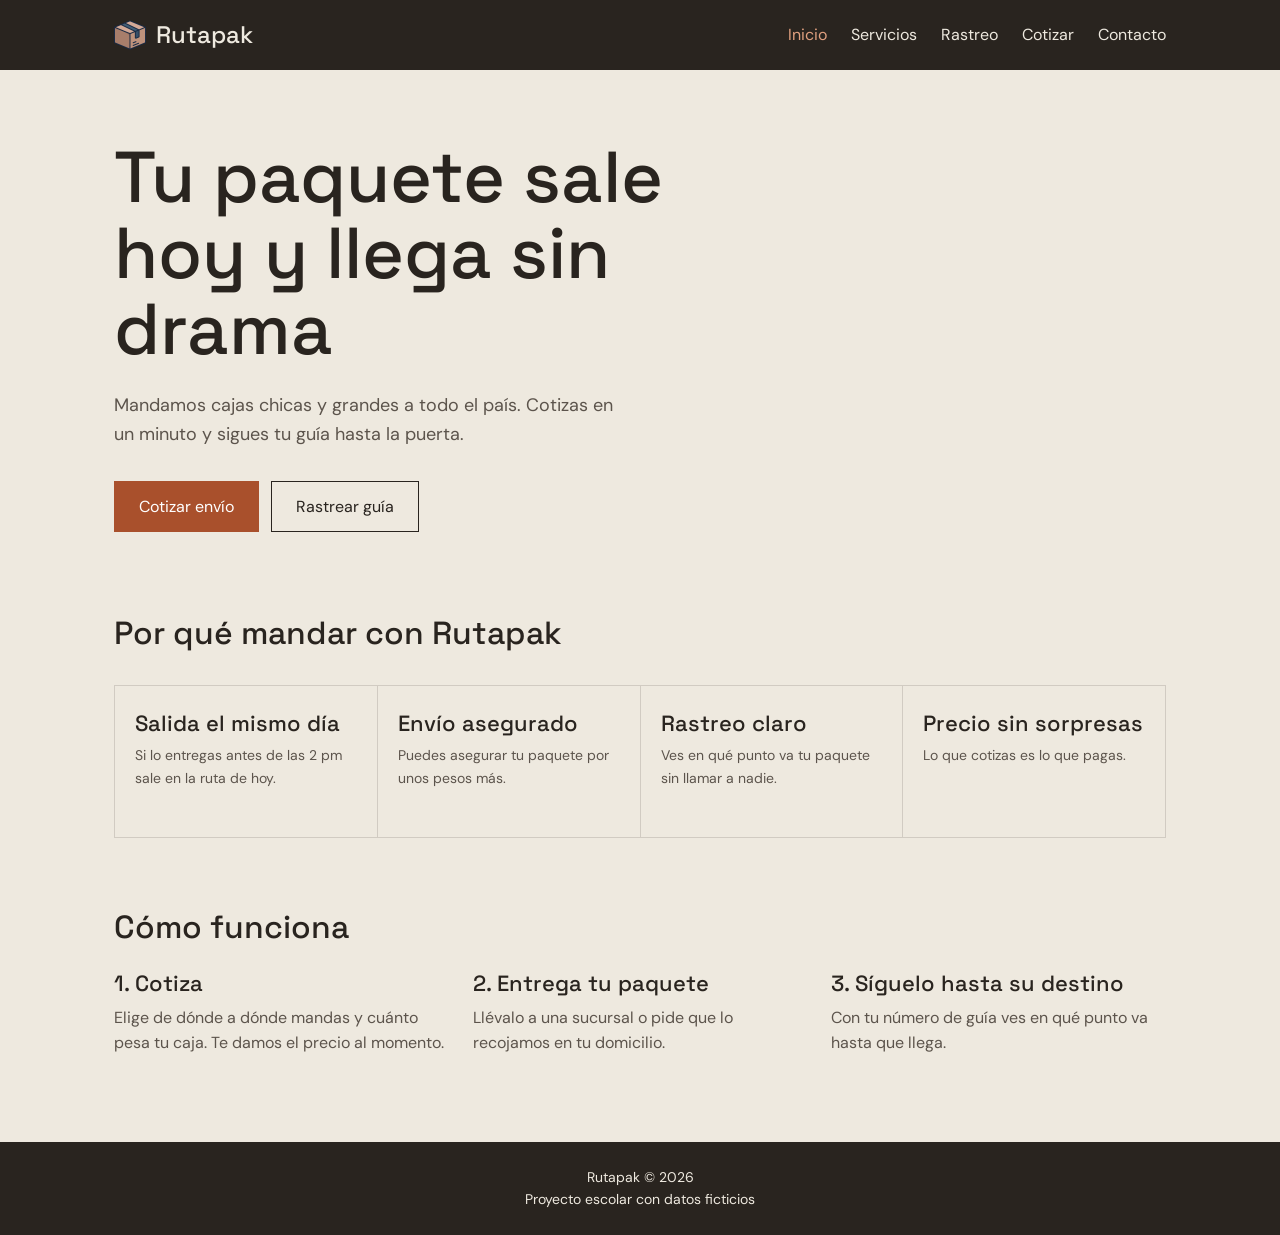
<file: index.html>
<!DOCTYPE html>
<html lang="es">
    <head>
        <title>Inicio | Rutapak</title>
        <meta charset="UTF-8">
        <meta name="viewport" content="width=device-width, initial-scale=1">
        <link href="https://cdn.jsdelivr.net/npm/bootstrap@5.3.3/dist/css/bootstrap.min.css" rel="stylesheet">
        <link href="style.css" rel="stylesheet">
    </head>
    <body>
      <header>
    <nav class="d-flex justify-content-between align-items-center flex-wrap">
      <a href="index.html">
        <img src="img/caja.png" alt="Logo de Rutapak" width="32" height="32">
        Rutapak
      </a>
      <ul class="d-flex flex-wrap">
        <li><a class="activo" href="index.html">Inicio</a></li>
        <li><a href="servicios.html">Servicios</a></li>
        <li><a href="rastreo.html">Rastreo</a></li>
        <li><a href="cotizar.html">Cotizar</a></li> 
        <li><a href="contacto.html">Contacto</a></li>
      </ul>
    </nav>
  </header> 

  <main class="container">
    <section class="hero">
      <div class="row">
        <div class="col-12 col-lg-8">
          <h1>Tu paquete sale hoy y llega sin drama</h1>
          <p>Mandamos cajas chicas y grandes a todo el país. Cotizas en un minuto y sigues tu guía hasta la puerta.</p>
          <div class="d-flex flex-wrap">
            <a class="boton" href="cotizar.html">Cotizar envío</a>
            <a class="boton boton-claro" href="rastreo.html">Rastrear guía</a>
          </div>
        </div>
      </div>
    </section>

    <section class="beneficios">
      <h2>Por qué mandar con Rutapak</h2>
      <div class="row g-0 galeria">
        <article class="tarjeta col-12 col-sm-6 col-lg-3">
          <h3>Salida el mismo día</h3>
          <p>Si lo entregas antes de las 2 pm sale en la ruta de hoy.</p>
        </article>
        <article class="tarjeta col-12 col-sm-6 col-lg-3">
          <h3>Envío asegurado</h3>
          <p>Puedes asegurar tu paquete por unos pesos más.</p>
        </article>
        <article class="tarjeta col-12 col-sm-6 col-lg-3">
          <h3>Rastreo claro</h3>
          <p>Ves en qué punto va tu paquete sin llamar a nadie.</p>
        </article>
        <article class="tarjeta col-12 col-sm-6 col-lg-3">
          <h3>Precio sin sorpresas</h3>
          <p>Lo que cotizas es lo que pagas.</p>
        </article>
      </div>
    </section>
        <section class="como">
      <h2>Cómo funciona</h2>
      <div class="row g-4">
        <div class="col-12 col-md-4">
          <h3>1. Cotiza</h3>
          <p>Elige de dónde a dónde mandas y cuánto pesa tu caja. Te damos el precio al momento.</p>
        </div>
        <div class="col-12 col-md-4">
          <h3>2. Entrega tu paquete</h3>
          <p>Llévalo a una sucursal o pide que lo recojamos en tu domicilio.</p>
        </div>
        <div class="col-12 col-md-4">
          <h3>3. Síguelo hasta su destino</h3>
          <p>Con tu número de guía ves en qué punto va hasta que llega.</p>
        </div>
      </div>
    </section>
  </main>

  <footer>
    <p>Rutapak &copy; 2026</p>
    <p>Proyecto escolar con datos ficticios</p>
  </footer>
    
    </body>
</html>
</file>
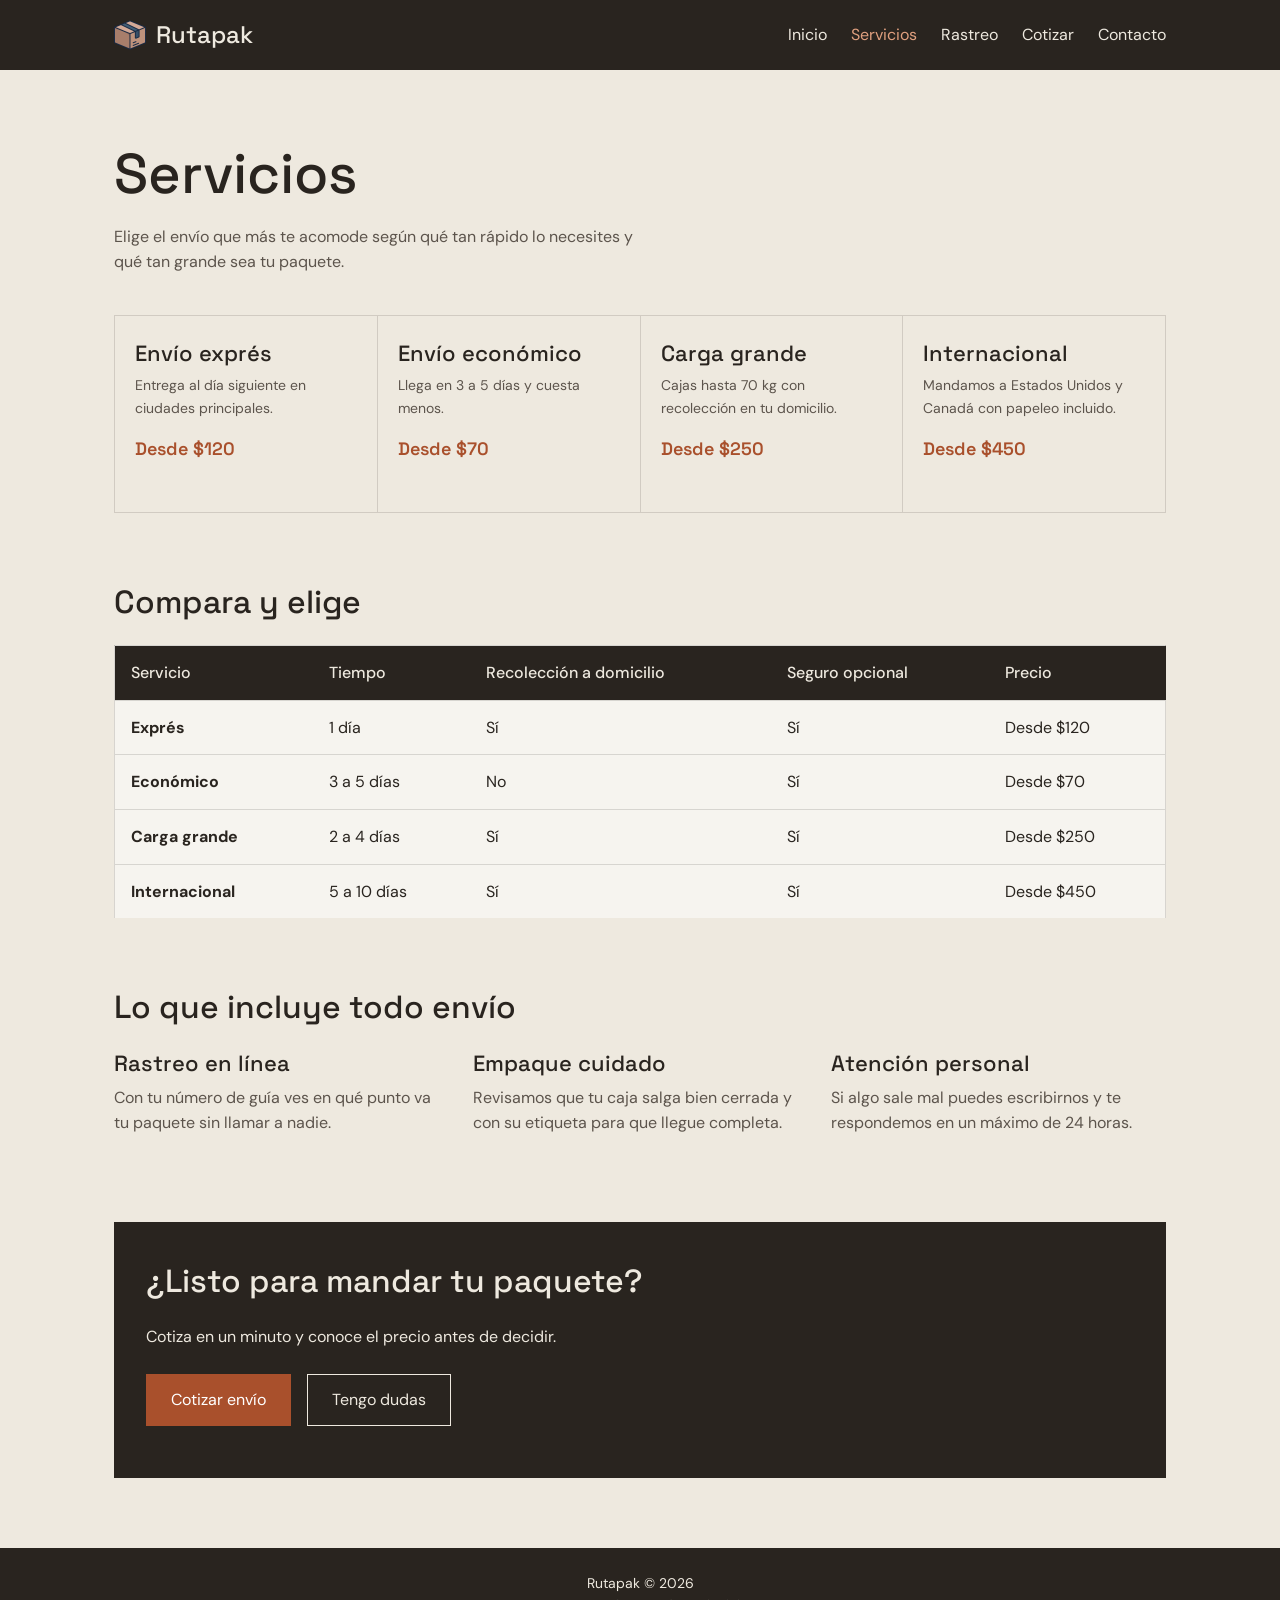
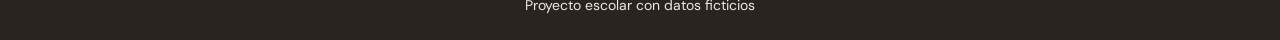
<file: servicios.html>
<!DOCTYPE html>
<html lang="es">
<head>
  <title>Servicios | Rutapak</title>
  <meta charset="UTF-8">
  <meta name="viewport" content="width=device-width, initial-scale=1">
  <link href="https://cdn.jsdelivr.net/npm/bootstrap@5.3.3/dist/css/bootstrap.min.css" rel="stylesheet">
  <link href="style.css" rel="stylesheet">
</head>
<body>
  <header>
    <nav class="d-flex justify-content-between align-items-center flex-wrap">
      <a href="index.html">
        <img src="img/caja.png" alt="Logo de Rutapak" width="32" height="32">
        Rutapak
      </a>
      <ul class="d-flex flex-wrap">
        <li><a href="index.html">Inicio</a></li>
        <li><a class="activo" href="servicios.html">Servicios</a></li>
        <li><a href="rastreo.html">Rastreo</a></li>
        <li><a href="cotizar.html">Cotizar</a></li>
        <li><a href="contacto.html">Contacto</a></li>
      </ul>
    </nav>
  </header>

  <main class="container">
    <section class="pagina">
      <h1>Servicios</h1>
      <p>Elige el envío que más te acomode según qué tan rápido lo necesites y qué tan grande sea tu paquete.</p>
      <div class="row g-0 galeria">
        <article class="tarjeta col-12 col-sm-6 col-lg-3">
          <h3>Envío exprés</h3>
          <p>Entrega al día siguiente en ciudades principales.</p>
          <p class="precio">Desde $120</p>
        </article>
        <article class="tarjeta col-12 col-sm-6 col-lg-3">
          <h3>Envío económico</h3>
          <p>Llega en 3 a 5 días y cuesta menos.</p>
          <p class="precio">Desde $70</p>
        </article>
        <article class="tarjeta col-12 col-sm-6 col-lg-3">
          <h3>Carga grande</h3>
          <p>Cajas hasta 70 kg con recolección en tu domicilio.</p>
          <p class="precio">Desde $250</p>
        </article>
        <article class="tarjeta col-12 col-sm-6 col-lg-3">
          <h3>Internacional</h3>
          <p>Mandamos a Estados Unidos y Canadá con papeleo incluido.</p>
          <p class="precio">Desde $450</p>
        </article>
      </div>
    </section>

    <section class="extra">
      <h2>Compara y elige</h2>
      <div class="table-responsive">
        <table class="comparativa">
          <caption class="visually-hidden">Comparación de los servicios de Rutapak</caption>
          <thead>
            <tr>
              <th scope="col">Servicio</th>
              <th scope="col">Tiempo</th>
              <th scope="col">Recolección a domicilio</th>
              <th scope="col">Seguro opcional</th>
              <th scope="col">Precio</th>
            </tr>
          </thead>
          <tbody>
            <tr>
              <th scope="row">Exprés</th>
              <td>1 día</td>
              <td>Sí</td>
              <td>Sí</td>
              <td>Desde $120</td>
            </tr>
            <tr>
              <th scope="row">Económico</th>
              <td>3 a 5 días</td>
              <td>No</td>
              <td>Sí</td>
              <td>Desde $70</td>
            </tr>
            <tr>
              <th scope="row">Carga grande</th>
              <td>2 a 4 días</td>
              <td>Sí</td>
              <td>Sí</td>
              <td>Desde $250</td>
            </tr>
            <tr>
              <th scope="row">Internacional</th>
              <td>5 a 10 días</td>
              <td>Sí</td>
              <td>Sí</td>
              <td>Desde $450</td>
            </tr>
          </tbody>
        </table>
      </div>
    </section>

    <section class="extra">
      <h2>Lo que incluye todo envío</h2>
      <div class="row g-4">
        <div class="col-12 col-md-4">
          <h3>Rastreo en línea</h3>
          <p>Con tu número de guía ves en qué punto va tu paquete sin llamar a nadie.</p>
        </div>
        <div class="col-12 col-md-4">
          <h3>Empaque cuidado</h3>
          <p>Revisamos que tu caja salga bien cerrada y con su etiqueta para que llegue completa.</p>
        </div>
        <div class="col-12 col-md-4">
          <h3>Atención personal</h3>
          <p>Si algo sale mal puedes escribirnos y te respondemos en un máximo de 24 horas.</p>
        </div>
      </div>
    </section>

    <section class="extra llamado">
      <h2>¿Listo para mandar tu paquete?</h2>
      <p>Cotiza en un minuto y conoce el precio antes de decidir.</p>
      <a class="boton" href="cotizar.html">Cotizar envío</a>
      <a class="boton boton-claro" href="contacto.html">Tengo dudas</a>
    </section>
  </main>
  <footer>
    <p>Rutapak &copy; 2026</p>
    <p>Proyecto escolar con datos ficticios</p>
  </footer>
</body>
</html>
</file>
<file: style.css>
@import url("https://fonts.googleapis.com/css2?family=DM+Sans:wght@400;500&family=Space+Grotesk:wght@500;600&display=swap");
:root {
    --principal: #29241f;
    --secundario: #eee9df;
    --apoyo: #5c544c;
    --shedon: #a9502c;
    --claro: #e0a07f;
}

* {
    box-sizing: border-box;
    margin: 0;
    padding: 0;
}

body {
    background-color: var(--secundario);
    color: var(--principal);
    font-family: "DM Sans", sans-serif;
    line-height: 1.6;
    min-height: 100vh;
    display: flex;
    flex-direction: column;
}

h1,
h2,
h3 {
    font-family: "Space Grotesk", sans-serif;
    font-weight: 500;
}

a {
    color: inherit;
    text-decoration: none;
}

img {
    max-width: 100%;
}

header {
    background-color: var(--principal);
}

nav {
    max-width: 1100px;
    margin: 0 auto;
    padding: 16px 24px;
    display: flex;
    justify-content: space-between;
    align-items: center;
    flex-wrap: wrap;
    gap: 16px;
}

nav > a {
    display: flex;
    align-items: center;
    gap: 10px;
    font-family: "Space Grotesk", sans-serif;
    font-size: 24px;
    font-weight: 500;
    color: var(--secundario);
}

nav ul {
    display: flex;
    flex-wrap: wrap;
    gap: 24px;
    list-style: none;
    margin: 0;
    padding: 0;
}

nav ul a {
    color: var(--secundario);
    transition: color 0.3s;
}

nav ul a:hover {
    color: var(--claro);
}

main {
    flex: 1;
    padding-top: 70px;
    padding-bottom: 70px;
    min-height: 60vh;
}

.container {
    max-width: 1100px;
    padding-left: 24px;
    padding-right: 24px;
}
footer {
    background-color: var(--principal);
    color: var(--secundario);
    text-align: center;
    padding: 24px;
    font-size: 14px;
}

@media (max-width: 480px) {
    nav {
        justify-content: center;
    }
    main {
        padding-top: 40px;
        padding-bottom: 40px;
    }
    .container{
        padding-left: 16px;
        padding-right:16px;
    }
}

.hero h1 {
    font-size: clamp(2.6rem, 7vw, 4.5rem);
    line-height: 1.05;
    max-width: 14em;
    margin-bottom: 24px;
}

.hero p {
    max-width: 520px;
    font-size: 18px;
    color: var(--apoyo);
    margin-bottom: 32px;
}

.boton {
    display: inline-block;
    background-color: var(--shedon);
    color: #fff;
    padding: 12px 24px;
    margin: 0 12px 12px 0;
    border: 1px solid var(--shedon);
    transition: background-color 0.3s, transform 0.3s;
}

.boton:hover {
    background-color: var(--principal);
    border-color: var(--principal);
    transform: translateY(-2px);
}

.boton-claro {
    background-color: transparent;
    color: var(--principal);
    border-color: var(--principal);
}

.boton-claro:hover {
    background-color: var(--principal);
    color: var(--secundario);
}

.beneficios {
    margin-top: 70px;
}

.beneficios h2 {
    font-size: 32px;
    margin-bottom: 32px;
}

.galeria {
    border-top: 1px solid rgba(41, 36, 31, 0.15);
    border-left: 1px solid rgba(41, 36, 31, 0.15);
}

.tarjeta {
    padding: 24px 20px 32px;
    border-right: 1px solid rgba(41, 36, 31, 0.15);
    border-bottom: 1px solid rgba(41, 36, 31, 0.15);
    transition: background-color 0.3s, transform 0.3s;
}

.tarjeta:hover {
    background-color: rgba(255, 255, 255, 0.6);
    transform: translateY(-4px);
}

.tarjeta h3 {
    font-size: 22px;
    margin-bottom: 8px;
}

.tarjeta p {
    font-size: 14px;
    color: var(--apoyo);
}


.pagina h1 {
    font-size: clamp(2.4rem, 6vw, 3.5rem);
    margin-bottom: 16px;
}

.pagina > p {
    max-width: 520px;
    color: var(--apoyo);
    margin-bottom: 40px;
}

nav ul a.activo {
    color: var(--claro);
}
.formulario {
    max-width: 520px;
    padding: 28px;
    background-color: rgba(255, 255, 255, 0.5);
    border: 1px solid rgba(41, 36, 31, 0.15);
}

.campo {
    margin-bottom: 20px;
}

.campo label {
    display: block;
    margin-bottom: 6px;
    font-size: 13px;
    font-weight: 500;
    letter-spacing: 1px;
    text-transform: uppercase;
}

.campo input,
.campo select,
.campo textarea {
    width: 100%;
    padding: 12px;
    font-family: inherit;
    font-size: 16px;
    color: var(--principal);
    background-color: #fff;
    border: 1px solid var(--apoyo);
    transition: border-color 0.3s;
}

.campo input:focus,
.campo select:focus,
.campo textarea:focus {
    outline: none;
    border-color: var(--shedon);
}

.error {
    display: block;
    min-height: 18px;
    margin-top: 4px;
    font-size: 13px;
    color: #b42318;
}

.formulario button {
    cursor: pointer;
    font-family: inherit;
    font-size: 16px;
}

.dos-columnas {
    display: grid;
    grid-template-columns: 1.4fr 1fr;
    gap: 32px;
    align-items: start;
}

.fila {
    display: grid;
    grid-template-columns: repeat(auto-fit, minmax(140px, 1fr));
    gap: 0 16px;
}

.formulario.ancho {
    max-width: none;
}

.campo.check {
    display: flex;
    flex-wrap: wrap;
    align-items: center;
    gap: 8px 10px;
}

.campo.check input {
    width: auto;
}

.campo.check label {
    margin: 0;
    text-transform: none;
    letter-spacing: 0;
    font-size: 16px;
    font-weight: 400;
}

.campo.check .error {
    flex-basis: 100%;
}

.total {
    font-family: "Space Grotesk", sans-serif;
    font-size: 2.5rem;
    font-weight: 500;
    margin: 8px 0;
}

.preguntas h2 {
    font-size: 28px;
    margin-bottom: 16px;
}

details {
    padding: 14px 16px;
    margin-bottom: 8px;
    background-color: rgba(255, 255, 255, 0.5);
    border: 1px solid rgba(41, 36, 31, 0.15);
}

summary {
    cursor: pointer;
    font-weight: 600;
}

details p {
    margin-top: 8px;
    color: var(--apoyo);
}

@media (max-width: 768px) {
    .dos-columnas {
        grid-template-columns: 1fr;
    }
}
.campo input.invalido,
.campo select.invalido,
.campo textarea.invalido {
    border-color: #b42318;
}

.campo input.valido,
.campo select.valido,
.campo textarea.valido {
    border-color: #2e7d32;
}

.respuesta {
    font-size: 14px;
    margin-bottom: 16px;
}

#resultado {
    margin-top: 32px;
}

#resultado h2 {
    font-size: 26px;
    margin-bottom: 12px;
}

#resultado ol {
    list-style: none;
    padding: 0;
}

.paso {
    padding: 10px 0;
    font-size: 18px;
    opacity: 0.35;
    transition: opacity 0.5s;
}

.paso.listo {
    opacity: 1;
    font-weight: 600;
}

footer p {
    margin: 0;
}
@keyframes subir {
    from {
        opacity: 0;
        transform: translateY(24px);
    }
    to {
        opacity: 1;
        transform: none;
    }
}

.hero h1,
.hero p,
.hero .d-flex {
    animation: subir 0.7s ease backwards;
}

.hero p {
    animation-delay: 0.15s;
}

.hero .d-flex {
    animation-delay: 0.3s;
}

.galeria .tarjeta {
    animation: subir 0.6s ease backwards;
}

.galeria .tarjeta:nth-child(2) {
    animation-delay: 0.1s;
}

.galeria .tarjeta:nth-child(3) {
    animation-delay: 0.2s;
}

.galeria .tarjeta:nth-child(4) {
    animation-delay: 0.3s;
}

@media (prefers-reduced-motion: reduce) {
    .hero h1,
    .hero p,
    .hero .d-flex,
    .galeria .tarjeta {
        animation: none;
    }
}
.como {
    margin-top: 70px;
}

.como h2 {
    font-size: 32px;
    margin-bottom: 24px;
}

.como h3 {
    font-size: 22px;
    margin-bottom: 8px;
}

.como p {
    color: var(--apoyo);
}
.mapa {
    margin-top: 48px;
}

.mapa h2 {
    font-size: 28px;
    margin-bottom: 16px;
}

.mapa iframe {
    width: 100%;
    height: 350px;
    border: 1px solid rgba(41, 36, 31, 0.15);
}
.extra {
    margin-top: 70px;
}

.extra h2 {
    font-size: 32px;
    margin-bottom: 24px;
}

.tarjeta ul {
    padding-left: 18px;
    margin-bottom: 12px;
    font-size: 14px;
    color: var(--apoyo);
}

.tarjeta h2 {
    font-size: 24px;
    margin-bottom: 12px;
}
.pagina h1,
.pagina > p,
.formulario,
.pagina aside.tarjeta,
.preguntas {
    animation: subir 0.7s ease backwards;
}

.pagina > p {
    animation-delay: 0.15s;
}

.formulario {
    animation-delay: 0.3s;
}

.pagina aside.tarjeta,
.preguntas {
    animation-delay: 0.45s;
}

@media (prefers-reduced-motion: reduce) {
    .pagina h1,
    .pagina > p,
    .formulario,
    .pagina aside.tarjeta,
    .preguntas {
        animation: none;
    }
}
.extra h3 {
    font-size: 22px;
    margin-bottom: 8px;
}

.extra p {
    color: var(--apoyo);
}

.tarjeta .precio {
    margin-top: 12px;
    font-family: "Space Grotesk", sans-serif;
    font-size: 18px;
    font-weight: 600;
    color: var(--shedon);
}

.comparativa {
    width: 100%;
    min-width: 600px;
    background-color: rgba(255, 255, 255, 0.5);
    border: 1px solid rgba(41, 36, 31, 0.15);
}

.comparativa th,
.comparativa td {
    padding: 14px 16px;
    text-align: left;
    border-bottom: 1px solid rgba(41, 36, 31, 0.15);
}

.comparativa thead th {
    background-color: var(--principal);
    color: var(--secundario);
    font-weight: 500;
}

.comparativa tbody tr {
    transition: background-color 0.3s;
}

.comparativa tbody tr:hover {
    background-color: rgba(255, 255, 255, 0.8);
}

.llamado {
    padding: 40px 32px;
    background-color: var(--principal);
}

.llamado h2,
.llamado p {
    color: var(--secundario);
}

.llamado p {
    margin-bottom: 24px;
}

.llamado .boton-claro {
    color: var(--secundario);
    border-color: var(--secundario);
}

.llamado .boton-claro:hover {
    background-color: var(--secundario);
    color: var(--principal);
}
</file>
